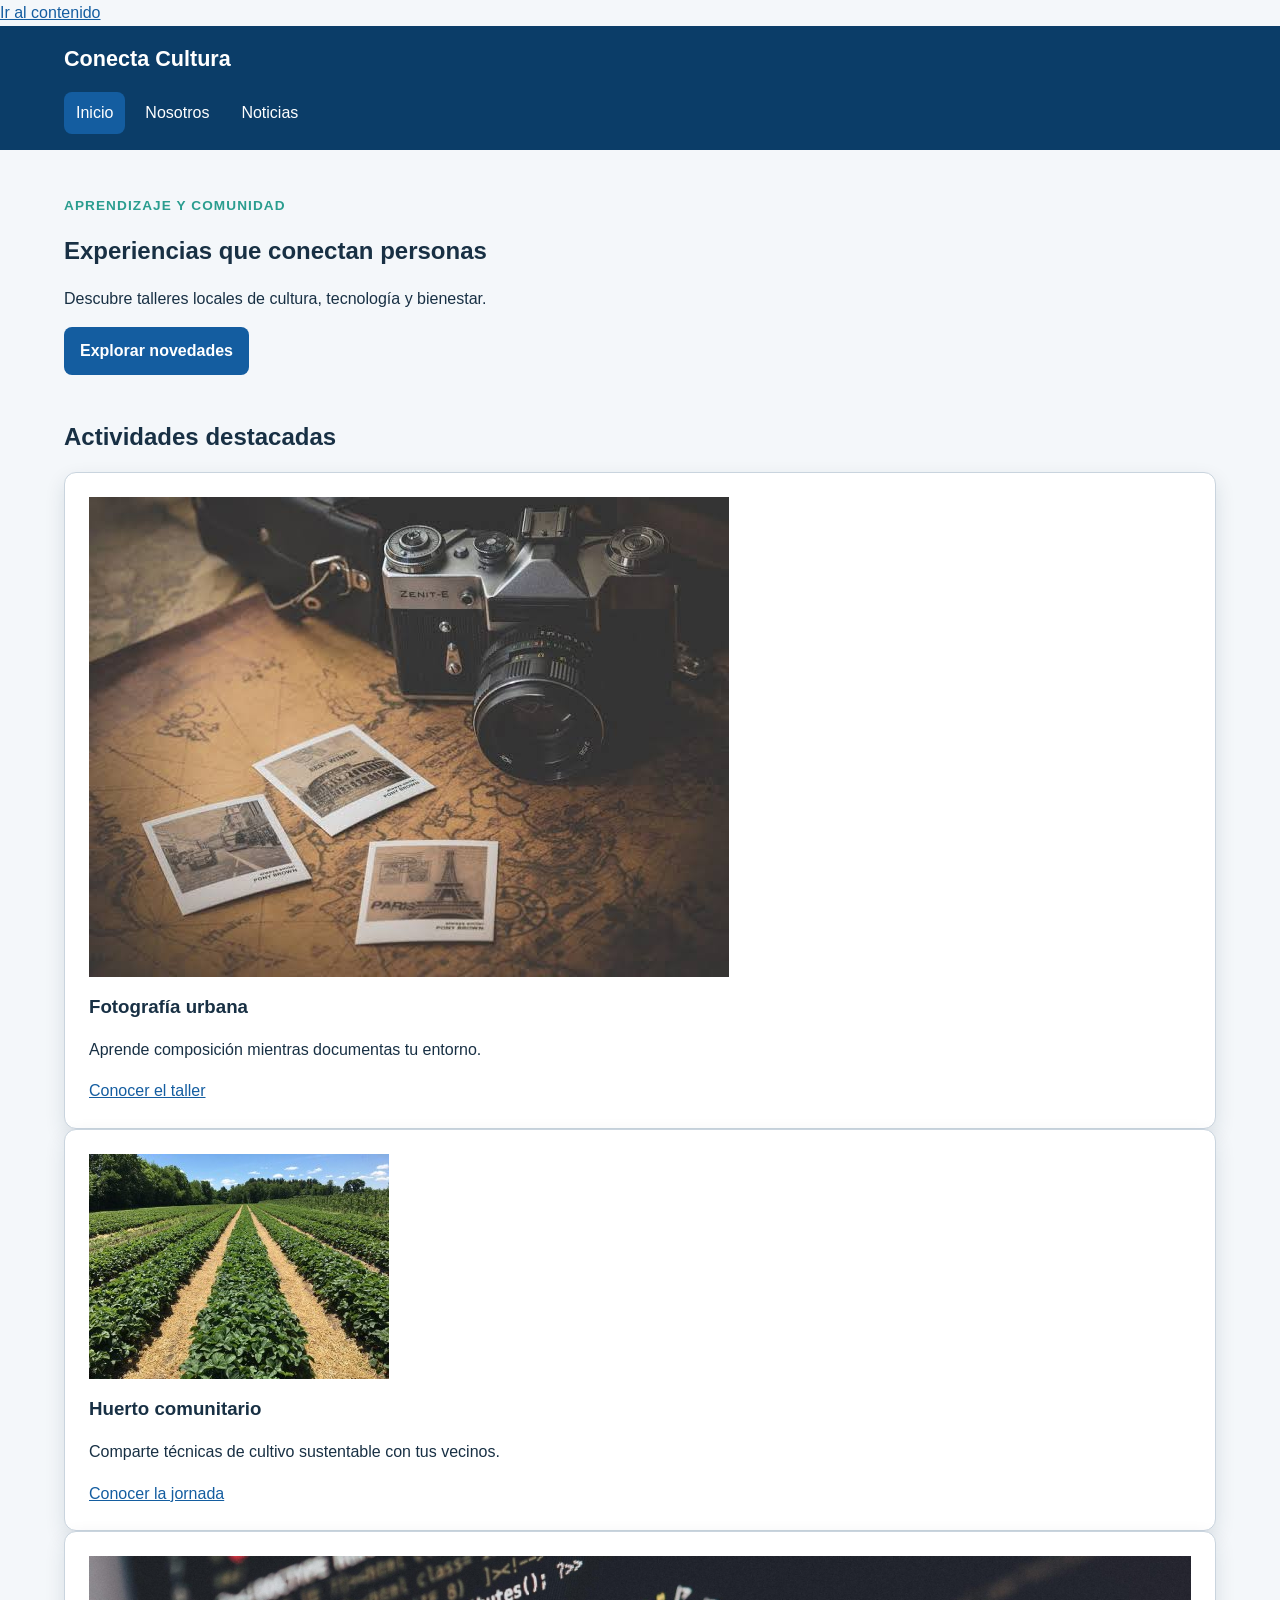
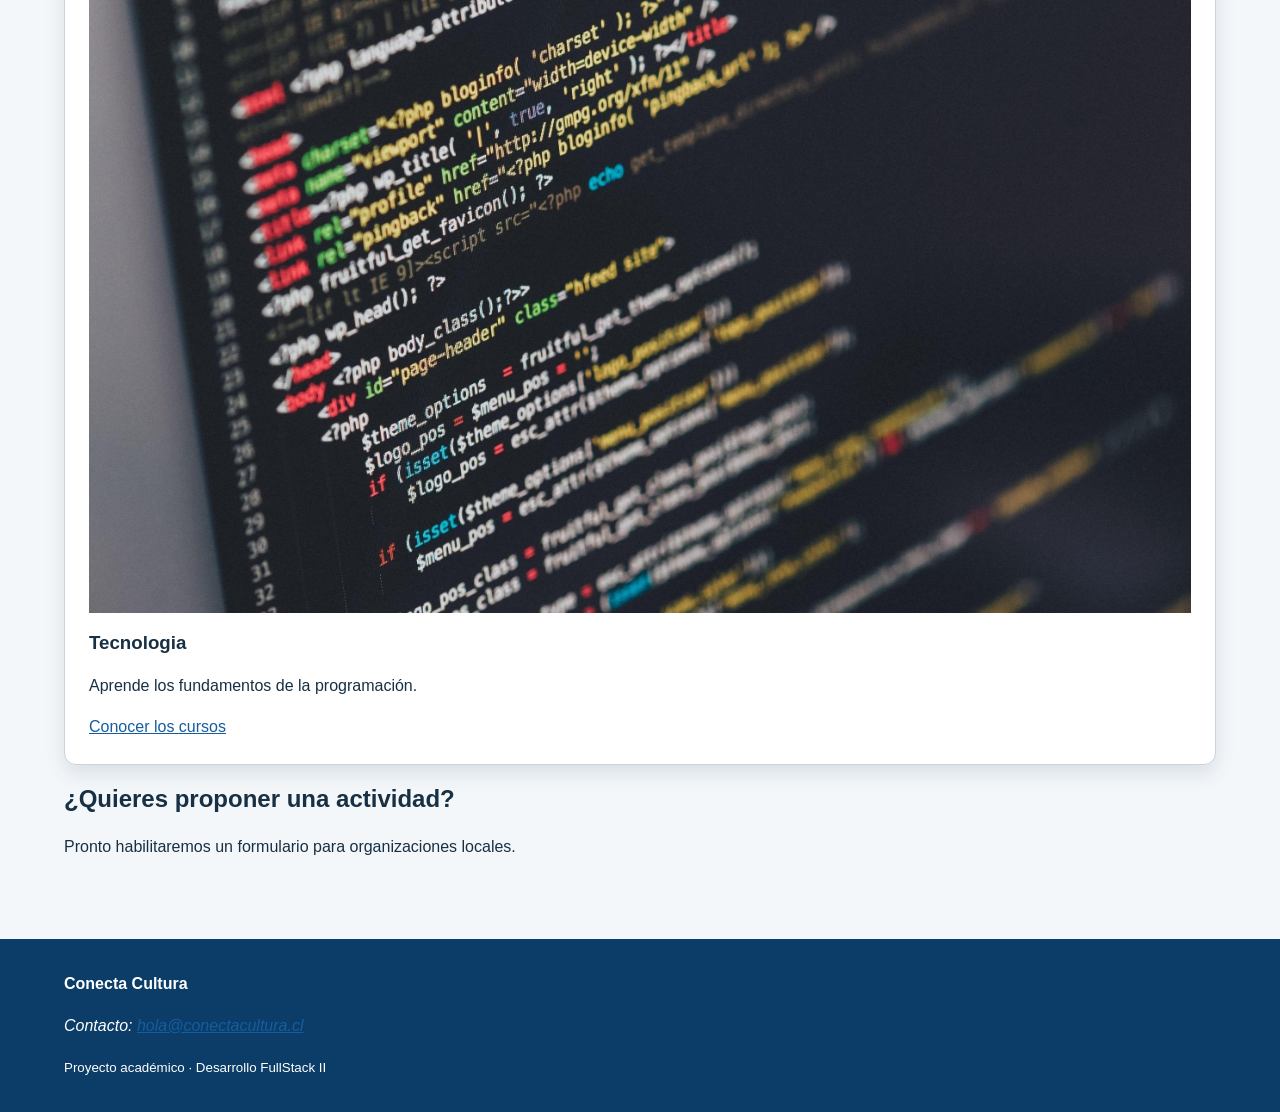
<file: index.html>
<!DOCTYPE html>
<html lang="es">
<head>
  <meta charset="UTF-8">
  <meta name="viewport" content="width=device-width, initial-scale=1.0">
  <meta name="description" content="Talleres y actividades de Conecta Cultura">
  <title>Inicio | Conecta Cultura</title>
  <link rel="stylesheet" href="assets/css/estilos.css">
</head>
<body>
  <a class="salto-contenido" href="#contenido-principal">Ir al contenido</a>
  <header class="cabecera-sitio">
    <a class="marca" href="index.html">Conecta Cultura</a>
    <nav aria-label="Navegación principal">
      <ul class="menu">
        <li><a href="index.html" aria-current="page">Inicio</a></li>
        <li><a href="nosotros.html">Nosotros</a></li>
        <li><a href="noticias.html">Noticias</a></li>
      </ul>
    </nav>
  </header>

  <main id="contenido-principal">
    <section class="presentacion">
      <p class="etiqueta">Aprendizaje y comunidad</p>
      <h1>Experiencias que conectan personas</h1>
      <p>Descubre talleres locales de cultura, tecnología y bienestar.</p>
      <a class="boton" href="noticias.html">Explorar novedades</a>
    </section>

    <section aria-labelledby="titulo-actividades">
      <h2 id="titulo-actividades">Actividades destacadas</h2>
      <div class="grilla-tarjetas">
        <article class="tarjeta">
          <img src="assets/img/fotografia.jpg"
               alt="Participantes fotografiando edificios del barrio">
          <h3>Fotografía urbana</h3>
          <p>Aprende composición mientras documentas tu entorno.</p>
          <a href="noticia-detalle-1.html">Conocer el taller</a>
        </article>
        <article class="tarjeta">
          <img src="assets/img/huerto.jpg"
               alt="Manos plantando una hierba en un huerto comunitario">
          <h3>Huerto comunitario</h3>
          <p>Comparte técnicas de cultivo sustentable con tus vecinos.</p>
          <a href="noticia-detalle-2.html">Conocer la jornada</a>
        </article>
        <article class="tarjeta">
          <img src="assets/img/programacion.jpg" alt="Pantalla mostrando codigo de programacion">
          <h3>Tecnologia</h3>
          <p>Aprende los fundamentos de la programación.</p>
          <a href="noticia-detalle-3.html">Conocer los cursos</a>
        </article>
      </div>
    </section>

    <aside class="aviso" aria-labelledby="titulo-aviso">
      <h2 id="titulo-aviso">¿Quieres proponer una actividad?</h2>
      <p>Pronto habilitaremos un formulario para organizaciones locales.</p>
    </aside>
  </main>

  <footer class="pie-sitio">
    <p><strong>Conecta Cultura</strong></p>
    <address>Contacto: <a href="mailto:hola@conectacultura.cl">hola@conectacultura.cl</a></address>
    <p><small>Proyecto académico · Desarrollo FullStack II</small></p>
  </footer>
  <script src="assets/js/app.js"></script>
</body>
</html>
</file>
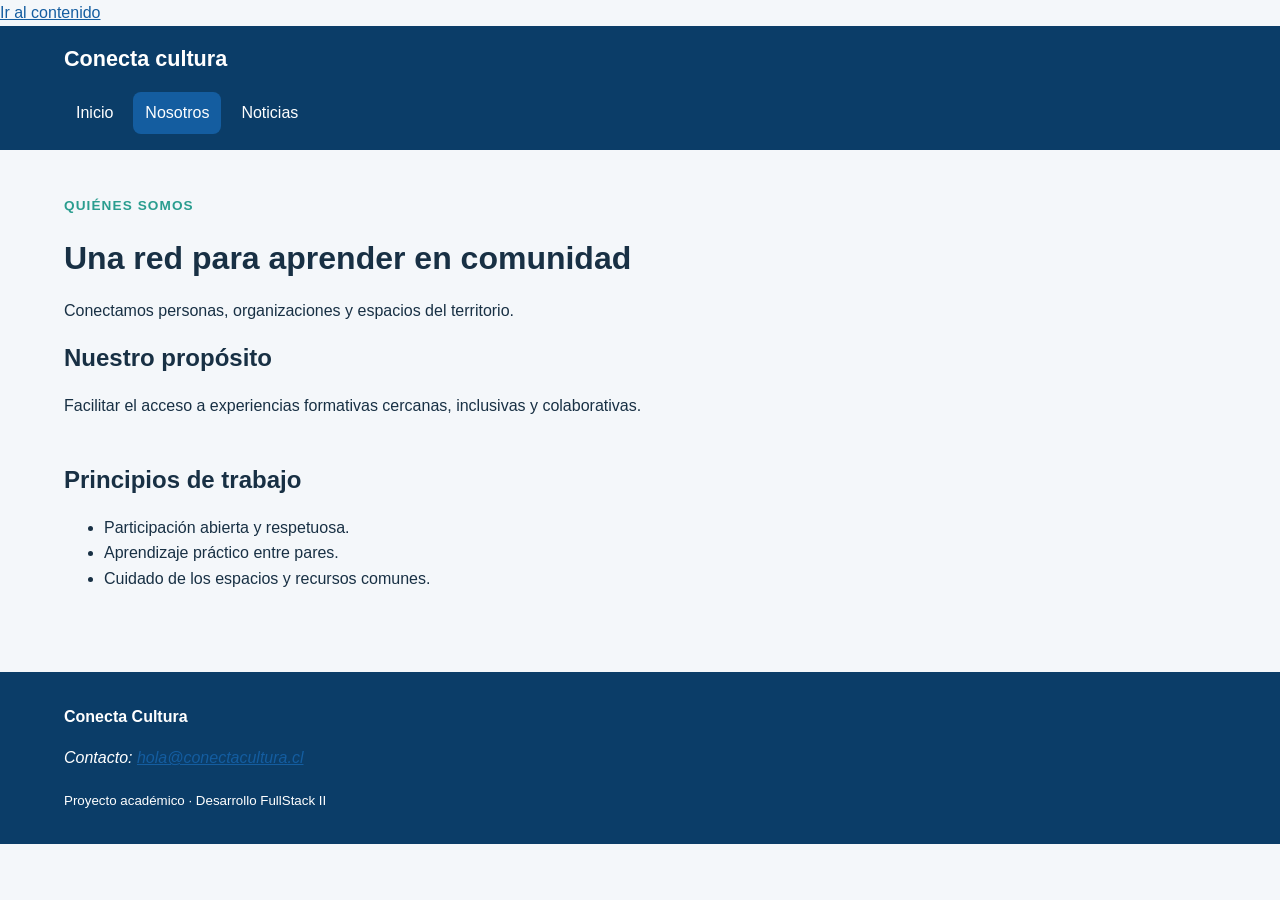
<file: nosotros.html>
<!DOCTYPE html>
<html lang="es">
<head>
  <meta charset="UTF-8">
  <meta name="viewport" content="width=device-width, initial-scale=1.0">
  <meta name="description" content="Talleres y actividades de Conecta Cultura">
  <title>Nosotros | Conecta Cultura</title>
  <link rel="stylesheet" href="assets/css/estilos.css">
</head>
<body>
  <a class="salto-contenido" href="#contenido-principal">Ir al contenido</a>
  <header class="cabecera-sitio">
    <a class="marca" href="index.html">Conecta cultura</a>
    <nav aria-label="Navegación principal">
      <ul class="menu">
        <li><a href="index.html">Inicio</a></li>
        <li><a href="nosotros.html" aria-current="page">Nosotros</a></li>
        <li><a href="noticias.html">Noticias</a></li>
      </ul>
    </nav>
  </header>

    <main id="contenido-principal">
    <header class="encabezado-pagina">
        <p class="etiqueta">Quiénes somos</p>
        <h1>Una red para aprender en comunidad</h1>
        <p>Conectamos personas, organizaciones y espacios del territorio.</p>
    </header>

    <section aria-labelledby="titulo-proposito">
        <h2 id="titulo-proposito">Nuestro propósito</h2>
        <p>Facilitar el acceso a experiencias formativas cercanas,
        inclusivas y colaborativas.</p>
    </section>

    <section aria-labelledby="titulo-principios">
        <h2 id="titulo-principios">Principios de trabajo</h2>
        <ul>
        <li>Participación abierta y respetuosa.</li>
        <li>Aprendizaje práctico entre pares.</li>
        <li>Cuidado de los espacios y recursos comunes.</li>
        </ul>
    </section>
    </main>

  <footer class="pie-sitio">
    <p><strong>Conecta Cultura</strong></p>
    <address>Contacto: <a href="mailto:hola@conectacultura.cl">hola@conectacultura.cl</a></address>
    <p><small>Proyecto académico · Desarrollo FullStack II</small></p>
  </footer>
  <script src="assets/js/app.js"></script>
</body>
</html>
</file>
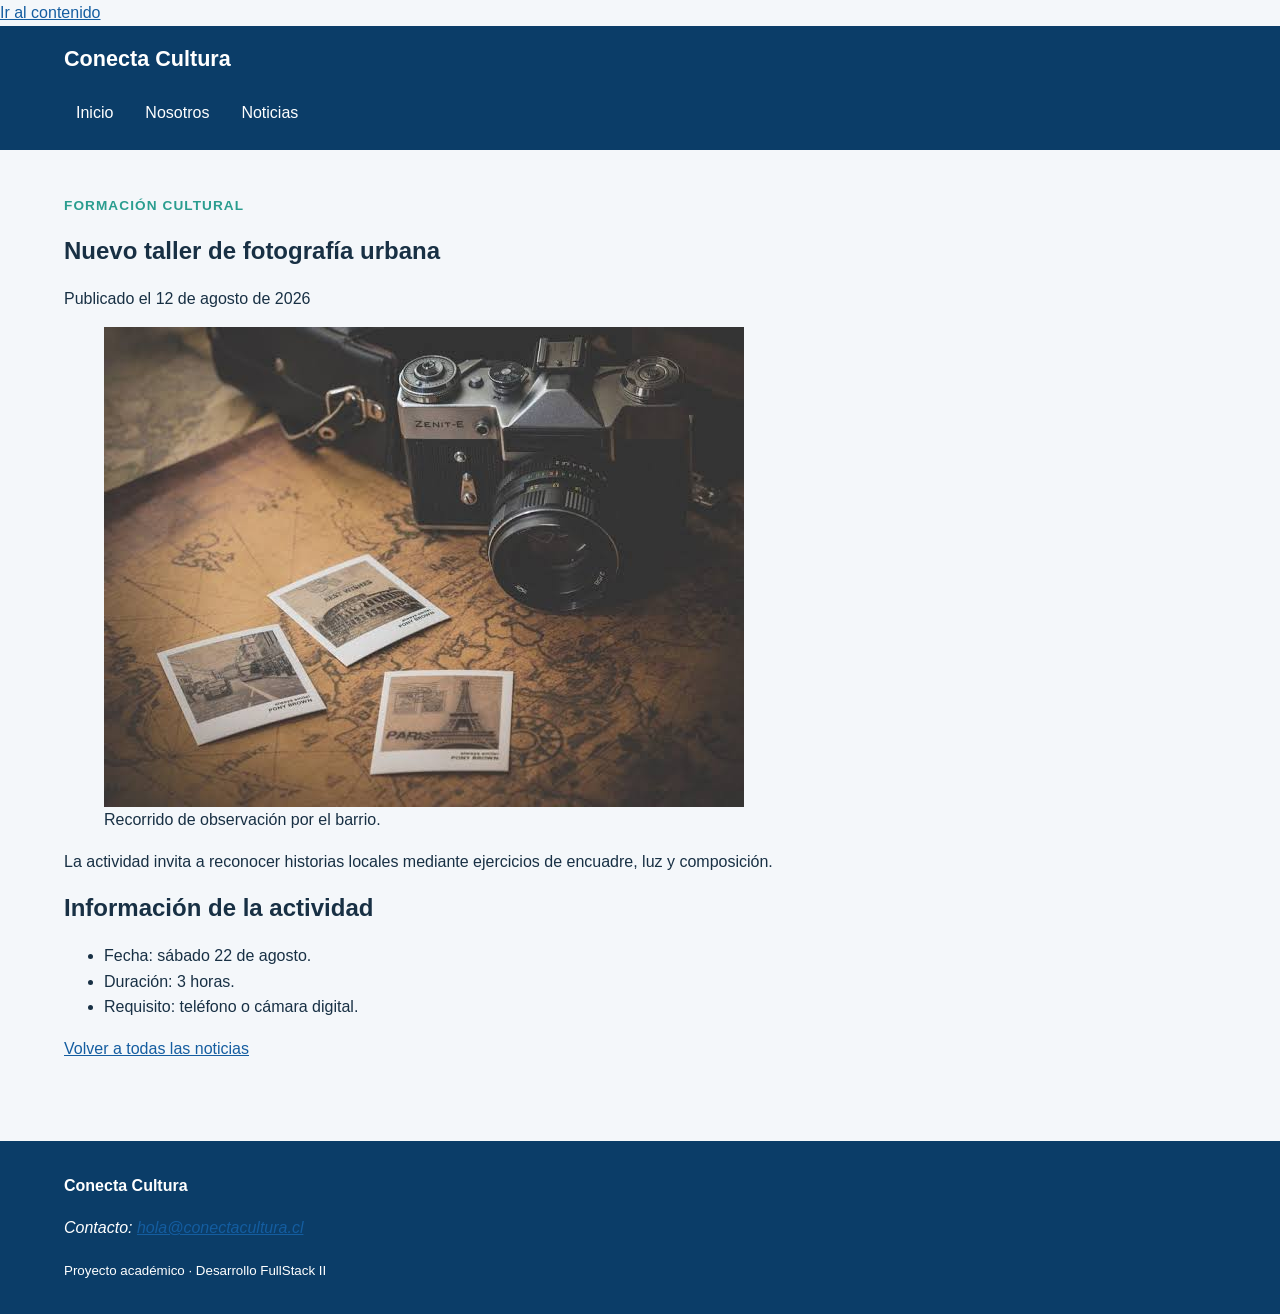
<file: noticia-detalle-1.html>
<!DOCTYPE html>
<html lang="es">
<head>
  <meta charset="UTF-8">
  <meta name="viewport" content="width=device-width, initial-scale=1.0">
  <meta name="description" content="Talleres y actividades de Conecta Cultura">
  <title>Nuevo taller de fotografía urbana | Conecta Cultura</title>
  <link rel="stylesheet" href="assets/css/estilos.css">
</head>
<body>
  <a class="salto-contenido" href="#contenido-principal">Ir al contenido</a>
  <header class="cabecera-sitio">
    <a class="marca" href="index.html">Conecta Cultura</a>
    <nav aria-label="Navegación principal">
      <ul class="menu">
        <li><a href="index.html">Inicio</a></li>
        <li><a href="nosotros.html">Nosotros</a></li>
        <li><a href="noticias.html">Noticias</a></li>
      </ul>
    </nav>
  </header>

  <main id="contenido-principal">
  <article class="noticia-completa">
    <header>
      <p class="etiqueta">Formación cultural</p>
      <h1>Nuevo taller de fotografía urbana</h1>
      <p>Publicado el <time datetime="2026-08-12">12 de agosto de 2026</time></p>
    </header>

    <figure>
      <img src="assets/img/fotografia.jpg"
           alt="Grupo observando edificios durante una salida fotográfica">
      <figcaption>Recorrido de observación por el barrio.</figcaption>
    </figure>

    <p>La actividad invita a reconocer historias locales mediante
       ejercicios de encuadre, luz y composición.</p>
    <h2>Información de la actividad</h2>
    <ul>
      <li>Fecha: sábado 22 de agosto.</li>
      <li>Duración: 3 horas.</li>
      <li>Requisito: teléfono o cámara digital.</li>
    </ul>
    <p><a href="noticias.html">Volver a todas las noticias</a></p>
  </article>
</main>


  <footer class="pie-sitio">
    <p><strong>Conecta Cultura</strong></p>
    <address>Contacto: <a href="mailto:hola@conectacultura.cl">hola@conectacultura.cl</a></address>
    <p><small>Proyecto académico · Desarrollo FullStack II</small></p>
  </footer>
  <script src="assets/js/app.js"></script>
</body>
</html>
</file>
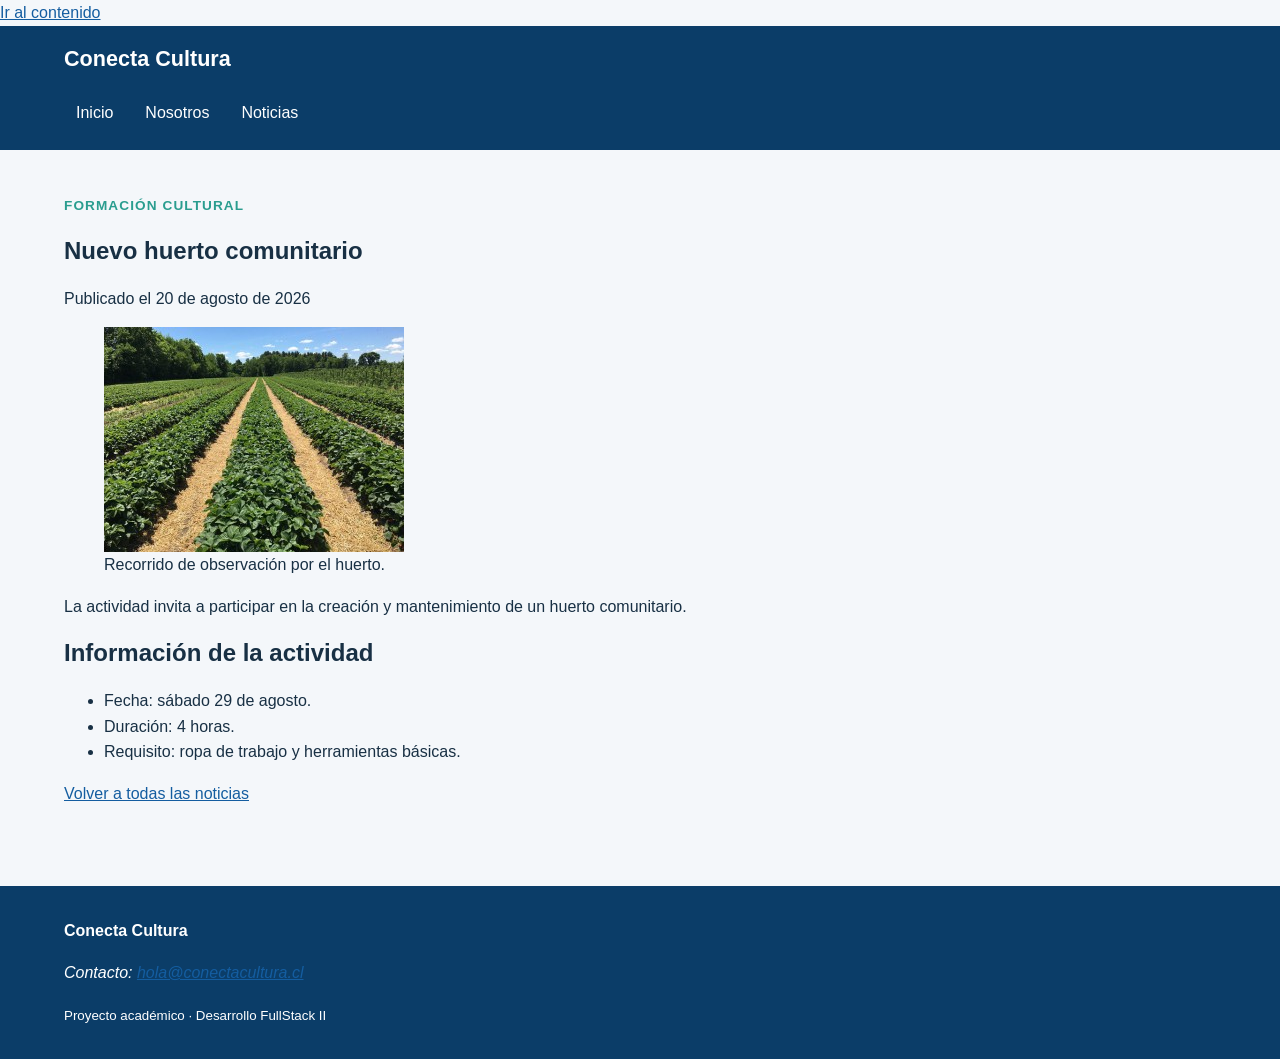
<file: noticia-detalle-2.html>
<!DOCTYPE html>
<html lang="es">
<head>
  <meta charset="UTF-8">
  <meta name="viewport" content="width=device-width, initial-scale=1.0">
  <meta name="description" content="Talleres y actividades de Conecta Cultura">
  <title>Detalle noticia 2 | Conecta Cultura</title>
  <link rel="stylesheet" href="assets/css/estilos.css">
</head>
<body>
  <a class="salto-contenido" href="#contenido-principal">Ir al contenido</a>
  <header class="cabecera-sitio">
    <a class="marca" href="index.html">Conecta Cultura</a>
    <nav aria-label="Navegación principal">
      <ul class="menu">
        <li><a href="index.html">Inicio</a></li>
        <li><a href="nosotros.html">Nosotros</a></li>
        <li><a href="noticias.html">Noticias</a></li>
      </ul>
    </nav>
  </header>

  <main id="contenido-principal">
  <article class="noticia-completa">
    <header>
      <p class="etiqueta">Formación cultural</p>
      <h1>Nuevo huerto comunitario</h1>
      <p>Publicado el <time datetime="2026-08-20">20 de agosto de 2026</time></p>
    </header>

    <figure>
      <img src="assets/img/huerto.jpg"
           alt="Zona de huerto comunitario plantado">
      <figcaption>Recorrido de observación por el huerto.</figcaption>
    </figure>

    <p>La actividad invita a participar en la creación y mantenimiento de un huerto comunitario.</p>
    <h2>Información de la actividad</h2>
    <ul>
      <li>Fecha: sábado 29 de agosto.</li>
      <li>Duración: 4 horas.</li>
      <li>Requisito: ropa de trabajo y herramientas básicas.</li>
    </ul>
    <p><a href="noticias.html">Volver a todas las noticias</a></p>
  </article>
</main>


  <footer class="pie-sitio">
    <p><strong>Conecta Cultura</strong></p>
    <address>Contacto: <a href="mailto:hola@conectacultura.cl">hola@conectacultura.cl</a></address>
    <p><small>Proyecto académico · Desarrollo FullStack II</small></p>
  </footer>
  <script src="assets/js/app.js"></script>
</body>
</html>
</file>
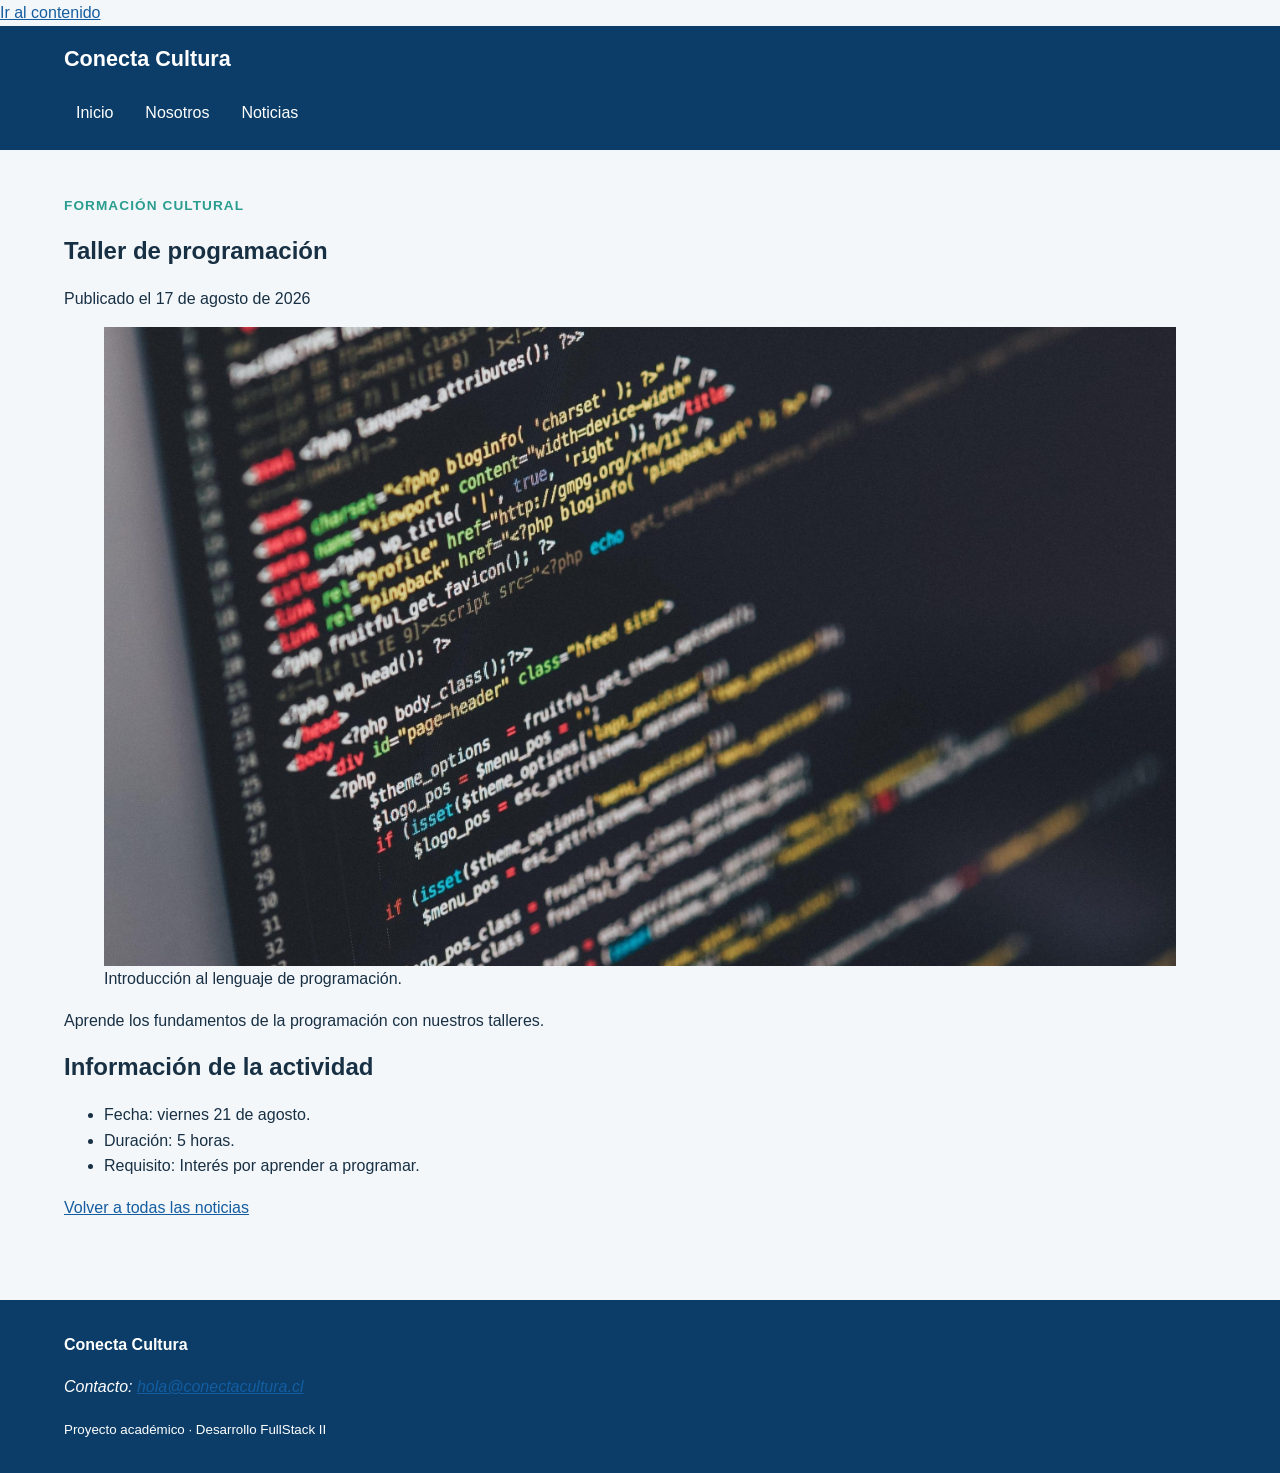
<file: noticia-detalle-3.html>
<!DOCTYPE html>
<html lang="es">
<head>
  <meta charset="UTF-8">
  <meta name="viewport" content="width=device-width, initial-scale=1.0">
  <meta name="description" content="Talleres y actividades de Conecta Cultura">
  <title>Detalle noticia 3 | Conecta Cultura</title>
  <link rel="stylesheet" href="assets/css/estilos.css">
</head>
<body>
  <a class="salto-contenido" href="#contenido-principal">Ir al contenido</a>
  <header class="cabecera-sitio">
    <a class="marca" href="index.html">Conecta Cultura</a>
    <nav aria-label="Navegación principal">
      <ul class="menu">
        <li><a href="index.html">Inicio</a></li>
        <li><a href="nosotros.html">Nosotros</a></li>
        <li><a href="noticias.html">Noticias</a></li>
      </ul>
    </nav>
  </header>

  <main id="contenido-principal">
  <article class="noticia-completa">
    <header>
      <p class="etiqueta">Formación cultural</p>
      <h1>Taller de programación</h1>
      <p>Publicado el <time datetime="2026-08-17">17 de agosto de 2026</time></p>
    </header>

    <figure>
      <img src="assets/img/programacion.jpg"
           alt="Lenguaje de programacion">
      <figcaption>Introducción al lenguaje de programación.</figcaption>
    </figure>

    <p>Aprende los fundamentos de la programación con nuestros talleres.</p>
    <h2>Información de la actividad</h2>
    <ul>
      <li>Fecha: viernes 21 de agosto.</li>
      <li>Duración: 5 horas.</li>
      <li>Requisito: Interés por aprender a programar.</li>
    </ul>
    <p><a href="noticias.html">Volver a todas las noticias</a></p>
  </article>
</main>


  <footer class="pie-sitio">
    <p><strong>Conecta Cultura</strong></p>
    <address>Contacto: <a href="mailto:hola@conectacultura.cl">hola@conectacultura.cl</a></address>
    <p><small>Proyecto académico · Desarrollo FullStack II</small></p>
  </footer>
  <script src="assets/js/app.js"></script>
</body>
</html>
</file>
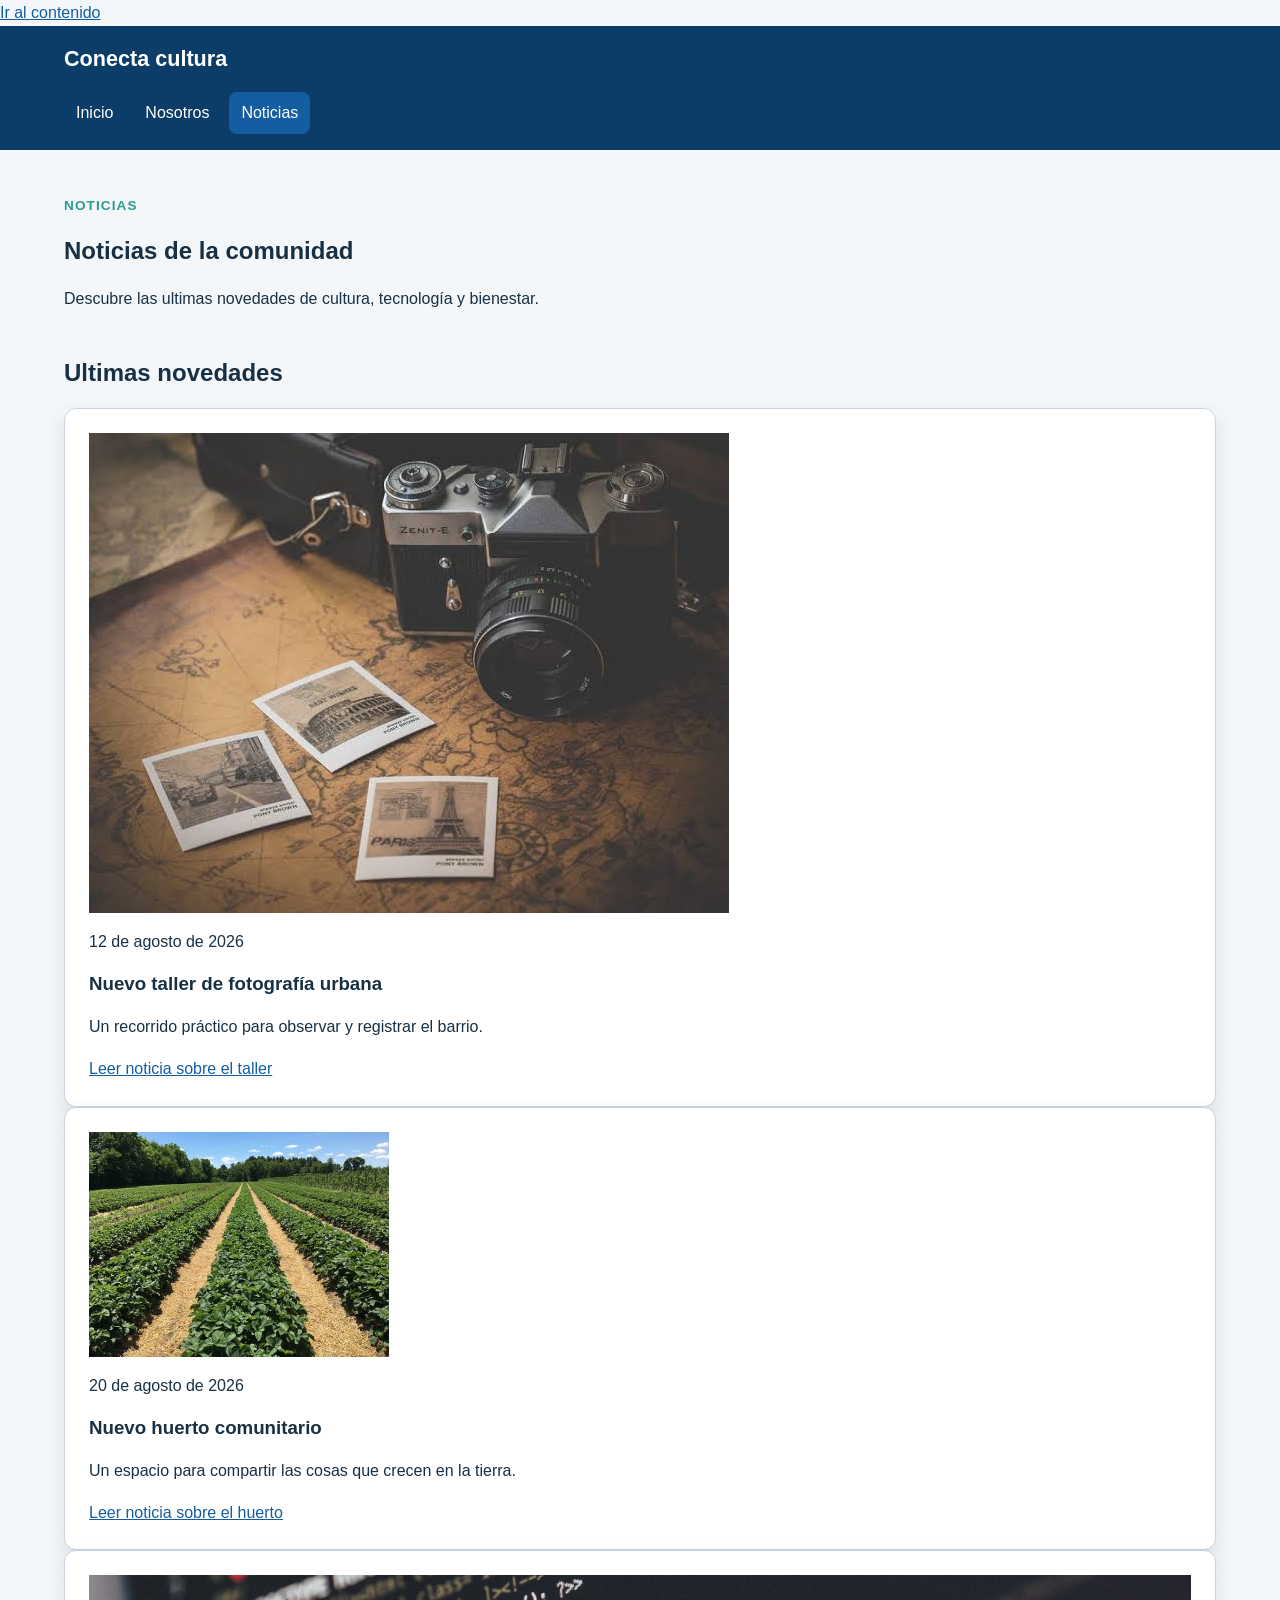
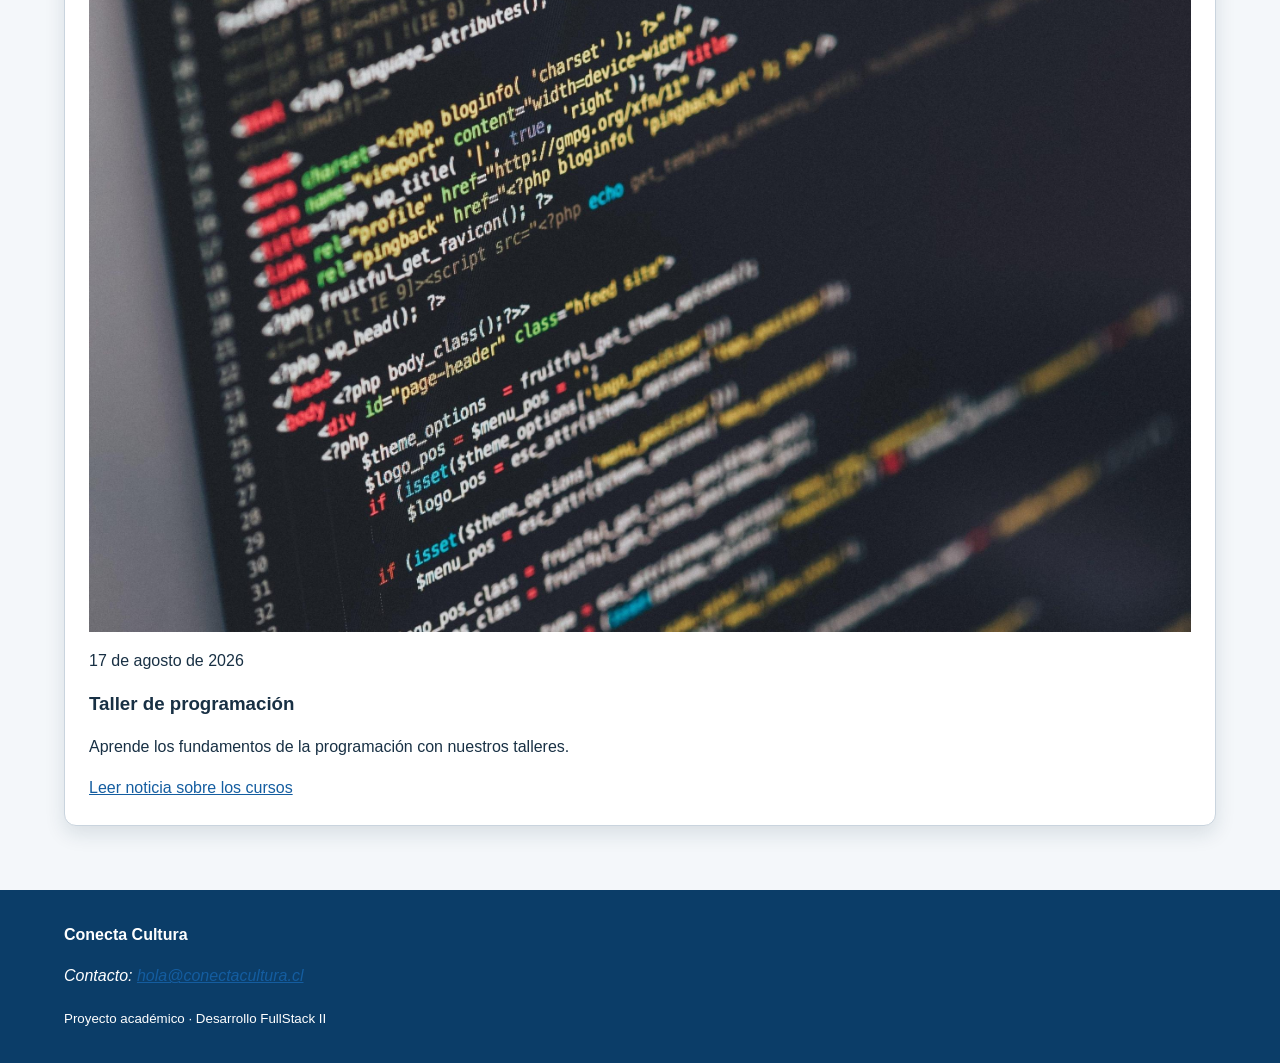
<file: noticias.html>
<!DOCTYPE html>
<html lang="es">
<head>
  <meta charset="UTF-8">
  <meta name="viewport" content="width=device-width, initial-scale=1.0">
  <meta name="description" content="Talleres y actividades de Conecta Cultura">
  <title>Noticias | Conecta Cultura</title>
  <link rel="stylesheet" href="assets/css/estilos.css">
</head>
<body>
  <a class="salto-contenido" href="#contenido-principal">Ir al contenido</a>
  <header class="cabecera-sitio">
    <a class="marca" href="index.html">Conecta cultura</a>
    <nav aria-label="Navegación principal">
      <ul class="menu">
        <li><a href="index.html">Inicio</a></li>
        <li><a href="nosotros.html">Nosotros</a></li>
        <li><a href="noticias.html" aria-current="page">Noticias</a></li>
      </ul>
    </nav>
  </header>

  <main id="Noticias">
    <section class="presentacion">
        <p class="etiqueta">Noticias</p>
      <h1>Noticias de la comunidad</h1>
      <p>Descubre las ultimas novedades de cultura, tecnología y bienestar.</p>
    </section>
    <section aria-labelledby="titulo-actividades">
      <h2 id="titulo-actividades">Ultimas novedades</h2>
      <div class="grilla-tarjetas">
        <article class="tarjeta">
        <img src="assets/img/fotografia.jpg"
            alt="Participantes de un taller de fotografía urbana">
        <p><time datetime="2026-08-12">12 de agosto de 2026</time></p>
        <h3>Nuevo taller de fotografía urbana</h3>
        <p>Un recorrido práctico para observar y registrar el barrio.</p>
        <a href="noticia-detalle-1.html">Leer noticia sobre el taller</a>
        </article>

        <article class="tarjeta">
        <img src="assets/img/huerto.jpg"
            alt="Participantes de un huerto comunitario">
        <p><time datetime="2026-08-20">20 de agosto de 2026</time></p>
        <h3>Nuevo huerto comunitario</h3>
        <p>Un espacio para compartir las cosas que crecen en la tierra.</p>
        <a href="noticia-detalle-2.html">Leer noticia sobre el huerto</a>
        </article>

        <article class="tarjeta">
        <img src="assets/img/programacion.jpg"
            alt="Participantes de un taller de programación">
        <p><time datetime="2026-08-17">17 de agosto de 2026</time></p>
        <h3>Taller de programación</h3>
        <p>Aprende los fundamentos de la programación con nuestros talleres.</p>
        <a href="noticia-detalle-3.html">Leer noticia sobre los cursos</a>
        </article>

      </div>
    </section>

  </main>

  <footer class="pie-sitio">
    <p><strong>Conecta Cultura</strong></p>
    <address>Contacto: <a href="mailto:hola@conectacultura.cl">hola@conectacultura.cl</a></address>
    <p><small>Proyecto académico · Desarrollo FullStack II</small></p>
  </footer>
  <script src="assets/js/app.js"></script>
</body>
</html>
</file>
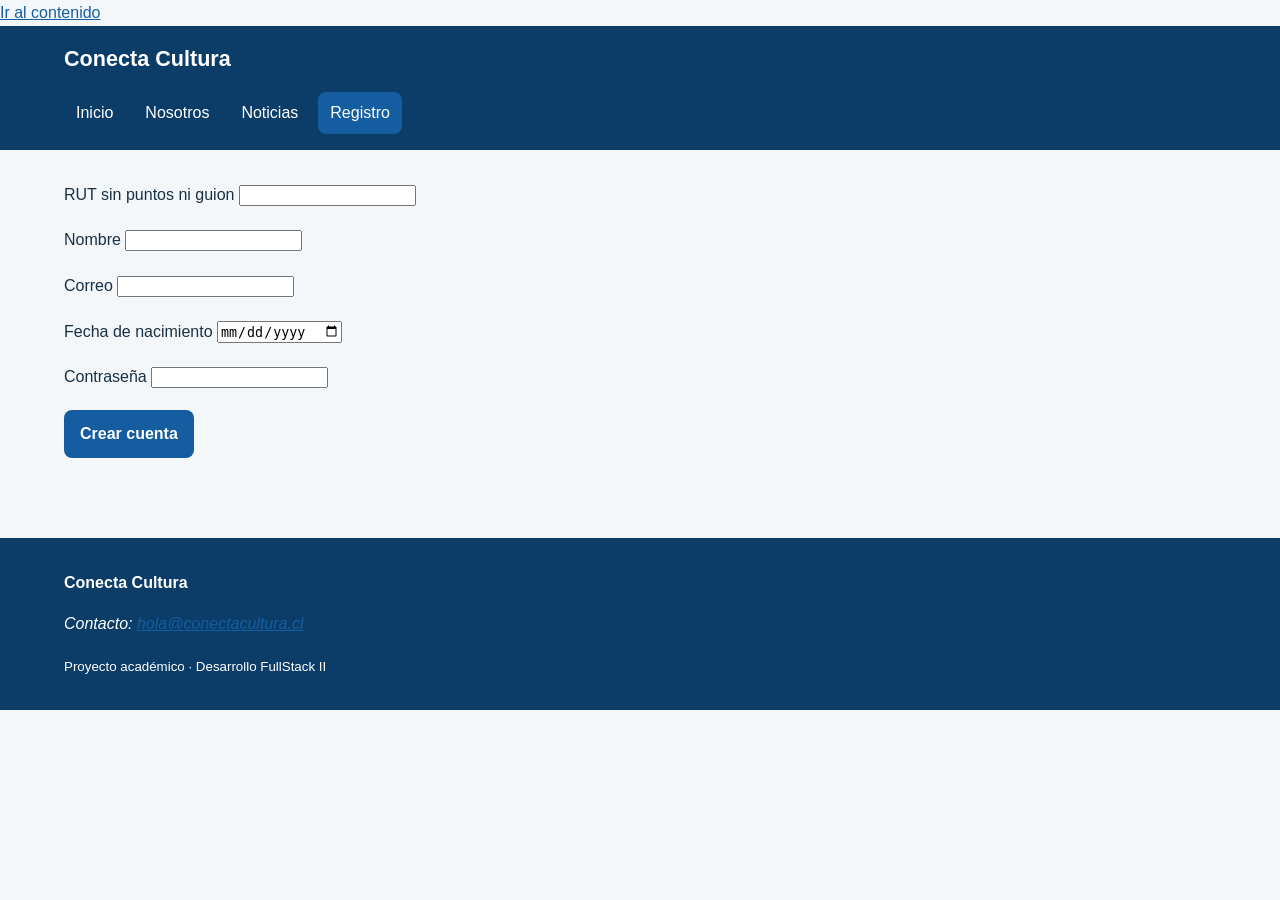
<file: registro.html>
<!DOCTYPE html>
<html lang="es">
<head>
  <meta charset="UTF-8">
  <meta name="viewport" content="width=device-width, initial-scale=1.0">
  <meta name="description" content="Talleres y actividades de Conecta Cultura">
  <title>Inicio | Conecta Cultura</title>
  <link rel="stylesheet" href="assets/css/estilos.css">
</head>
<body>
  <a class="salto-contenido" href="#contenido-principal">Ir al contenido</a>
  <header class="cabecera-sitio">
    <a class="marca" href="index.html">Conecta Cultura</a>
    <nav aria-label="Navegación principal">
      <ul class="menu">
        <li><a href="index.html">Inicio</a></li>
        <li><a href="nosotros.html">Nosotros</a></li>
        <li><a href="noticias.html">Noticias</a></li>
        <li><a href="registro.html" aria-current="page">Registro</a></li>
      </ul>
    </nav>
  </header>

  <main id="registro">
        <form id="formulario-registro" novalidate>
    <div class="campo-formulario">
    <label for="rut">RUT sin puntos ni guion</label>
    <input id="rut" name="rut" type="text"
    maxlength="9" aria-describedby="error-rut">
    <small id="error-rut" class="mensaje-error"></small>
    </div>
    <div class="campo-formulario">
    <label for="nombre">Nombre</label>
    <input id="nombre" name="nombre" type="text"
    maxlength="50" aria-describedby="error-nombre">
    <small id="error-nombre" class="mensaje-error"></small>
    </div>
    <div class="campo-formulario">
    <label for="correo">Correo</label>
    <input id="correo" name="correo" type="email"
    aria-describedby="error-correo">
    <small id="error-correo" class="mensaje-error"></small>
    </div>
    <div class="campo-formulario">
    <label for="fecha-nacimiento">Fecha de nacimiento</label>
    <input id="fecha-nacimiento" name="fechaNacimiento"
    type="date" aria-describedby="error-fecha">
    <small id="error-fecha" class="mensaje-error"></small>
    </div>
    <div class="campo-formulario">
    <label for="contrasena">Contraseña</label>
    <input id="contrasena" name="contrasena" type="password"
    aria-describedby="error-contrasena">
    <small id="error-contrasena" class="mensaje-error"></small>
    </div>
    <button type="submit">Crear cuenta</button>
    <p id="mensaje-exito" role="status"></p>
    </form>
  </main>

  <footer class="pie-sitio">
    <p><strong>Conecta Cultura</strong></p>
    <address>Contacto: <a href="mailto:hola@conectacultura.cl">hola@conectacultura.cl</a></address>
    <p><small>Proyecto académico · Desarrollo FullStack II</small></p>
  </footer>
  <script src="assets/js/registro.js"></script>
</body>
</html>
</file>
<file: assets/css/estilos.css>
/* 1. Variables */

:root {
--color-primario: #145da0;
--color-primario-oscuro: #0b3d68;
--color-secundario: #2a9d8f;
--color-acento: #f4a261;
--color-texto: #183044;
--color-texto-suave: #526575;
--color-fondo: #f4f7fa;
--color-superficie: #ffffff;
--color-borde: #c9d4de;
--fuente-base: Arial, Helvetica, sans-serif;
--radio: 0.75rem;
--sombra: 0 0.5rem 1.25rem rgb(20 48 68 / 12%);
--ancho-contenido: 72rem;
} 

/* 2. Base y tipografia */

html {
scroll-behavior: smooth;
}

body {
margin: 0;
color: var(--color-texto);
background: var(--color-fondo);
font-family: var(--fuente-base);
font-size: 1rem; /*1rem = 16 pixeles*/
line-height: 1.6;
}

img,
video {
display: block;
max-width: 100%;
height: auto;
}

a {
color: var(--color-primario);
}

h1,
h2,
h3 {
line-height: 1.2;
text-wrap: balance;
}

main {
width: min(100% - 2rem, var(--ancho-contenido));
margin-inline: auto;
}

main {
padding-block: 2rem 4rem;
}

section + section {
margin-top: 3rem;
}

/* 3. Estructura */

.cabecera-sitio {
padding: 1rem max(1rem, calc((100% - var(--ancho-contenido)) / 2));
color: #ffffff;
background: var(--color-primario-oscuro);
}

.marca {
color: #ffffff;
font-size: 1.35rem;
font-weight: 700;
text-decoration: none;
}

.menu {
display: flex;
flex-wrap: wrap;
gap: 0.5rem;
margin: 1rem 0 0;
padding: 0;
list-style: none;
}

.menu a {
display: inline-block;
padding: 0.5rem 0.75rem;
color: #ffffff;
border-radius: 0.5rem;
text-decoration: none;
}

.menu a:hover,
.menu a[aria-current="page"] {
background: var(--color-primario);
}

/**/

.etiqueta {
margin-bottom: 0.25rem;
color: var(--color-secundario);
font-size: 0.85rem;
font-weight: 700;
letter-spacing: 0.08em;
text-transform: uppercase;
}
.tarjeta,
.mensaje-confirmacion,
.formulario fieldset {
padding: 1.5rem;
background: var(--color-superficie);
border: 1px solid var(--color-borde);
border-radius: var(--radio);
box-shadow: var(--sombra);
}
.boton,
button {
display: inline-block;
width: fit-content;
padding: 0.7rem 1rem;
color: #ffffff;
background: var(--color-primario);
border: 0;
border-radius: 0.5rem;
font: inherit;
font-weight: 700;
text-decoration: none;
cursor: pointer;
}
.boton:hover,
button:hover {
background: var(--color-primario-oscuro);
}

/**/

.tabla-contenedor {
max-width: 100%;
overflow-x: auto;

}
table {
width: 100%;
border-collapse: collapse;
background: var(--color-superficie);
}
caption,
th,
td {
padding: 0.75rem;
text-align: left;
}
th,
td {
border: 1px solid var(--color-borde);
}
thead {
color: #ffffff;
background: var(--color-primario);
}
.formulario {
display: grid;
gap: 1rem;
max-width: 42rem;
}
.formulario fieldset {
display: grid;
gap: 0.75rem;
}
.formulario input,
.formulario select,
.formulario textarea {
width: 100%;
padding: 0.7rem;
color: inherit;
background: #ffffff;
border: 1px solid var(--color-borde);
border-radius: 0.4rem;
font: inherit;
}
.formulario input[type="radio"],
.formulario input[type="checkbox"] {
width: auto;
}

.pie-sitio {
padding: 1rem max(1rem, calc((100% - var(--ancho-contenido)) / 2));
color: #ffffff;
background: var(--color-primario-oscuro);
}

.mensaje-error {
display: block;
color: #b42318;
min-height: 1.25rem;
}
.campo-invalido {
border: 0.15rem solid #b42318;
}
.campo-invalido:focus {
outline: 0.2rem solid #f4a6a0;
}
</file>
